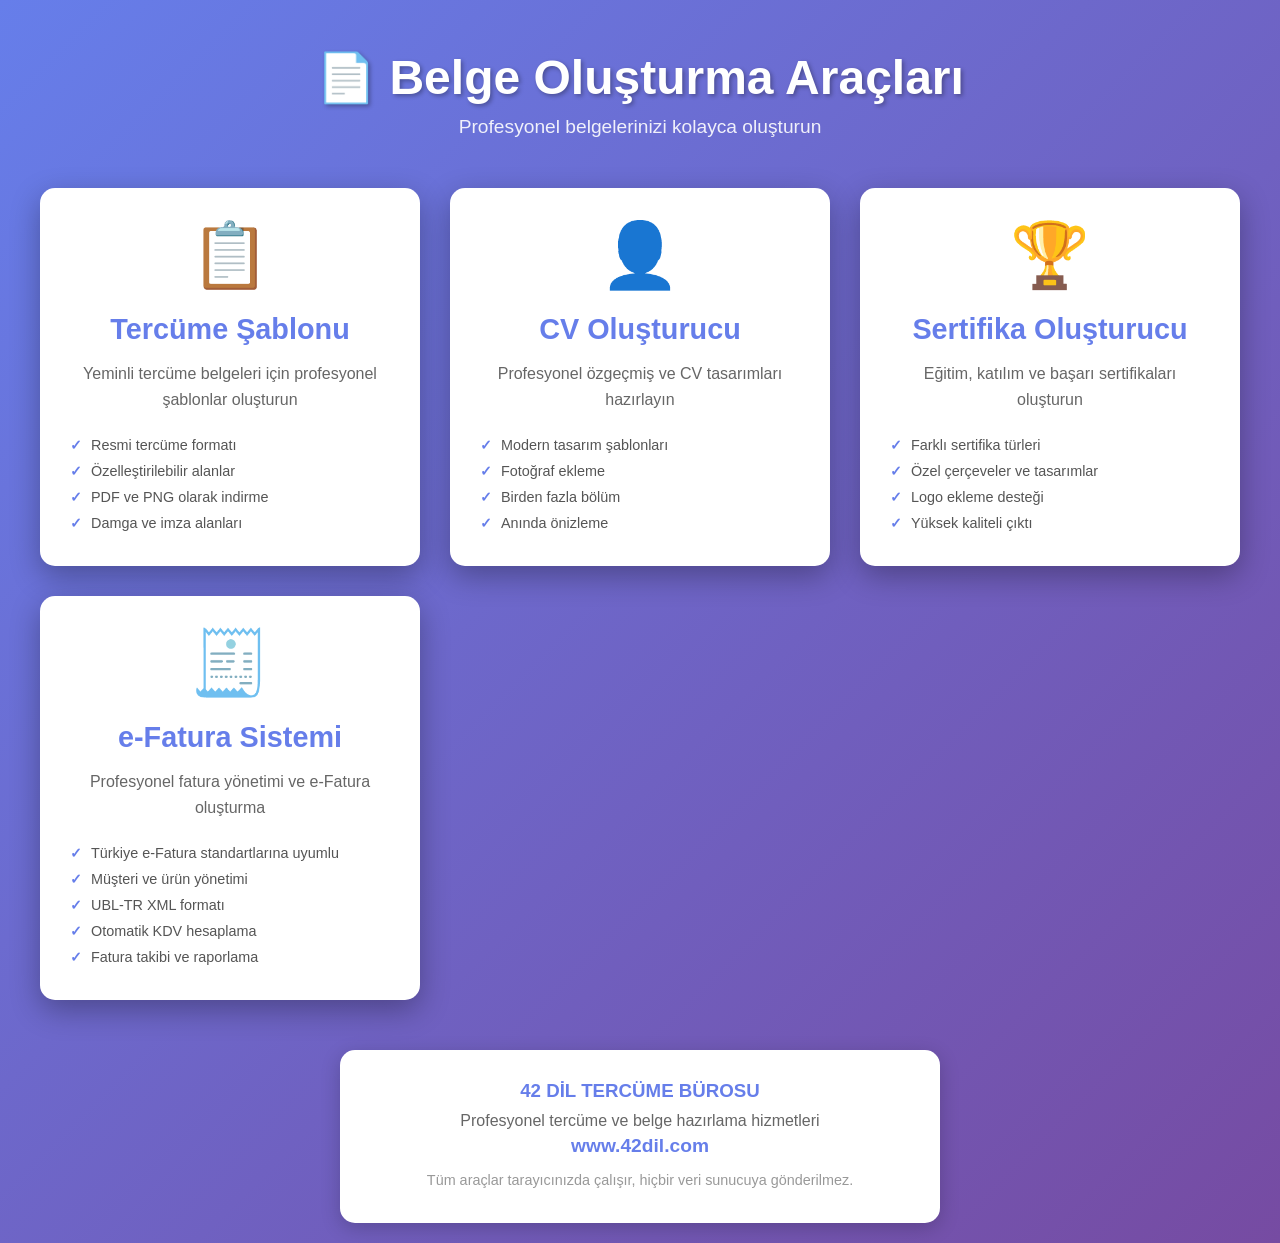
<file: index.html>
<!DOCTYPE html>
<html lang="tr">
<head>
    <meta charset="UTF-8">
    <meta name="viewport" content="width=device-width, initial-scale=1.0">
    <title>42 DİL Belge Oluşturma Araçları</title>
    <style>
        * {
            margin: 0;
            padding: 0;
            box-sizing: border-box;
        }

        body {
            font-family: 'Segoe UI', Tahoma, Geneva, Verdana, sans-serif;
            background: linear-gradient(135deg, #667eea 0%, #764ba2 100%);
            min-height: 100vh;
            display: flex;
            flex-direction: column;
            align-items: center;
            padding: 20px;
        }

        .header {
            text-align: center;
            color: white;
            margin-bottom: 50px;
            margin-top: 30px;
        }

        .header h1 {
            font-size: 3em;
            margin-bottom: 10px;
            text-shadow: 2px 2px 4px rgba(0,0,0,0.3);
        }

        .header p {
            font-size: 1.2em;
            opacity: 0.9;
        }

        .tools-container {
            display: grid;
            grid-template-columns: repeat(auto-fit, minmax(300px, 1fr));
            gap: 30px;
            max-width: 1200px;
            width: 100%;
            margin-bottom: 50px;
        }

        .tool-card {
            background: white;
            border-radius: 15px;
            padding: 30px;
            box-shadow: 0 10px 30px rgba(0,0,0,0.3);
            transition: transform 0.3s ease, box-shadow 0.3s ease;
            cursor: pointer;
            text-decoration: none;
            color: inherit;
            display: flex;
            flex-direction: column;
            align-items: center;
            text-align: center;
        }

        .tool-card:hover {
            transform: translateY(-10px);
            box-shadow: 0 15px 40px rgba(0,0,0,0.4);
        }

        .tool-icon {
            font-size: 4em;
            margin-bottom: 20px;
        }

        .tool-card h2 {
            color: #667eea;
            margin-bottom: 15px;
            font-size: 1.8em;
        }

        .tool-card p {
            color: #666;
            line-height: 1.6;
            margin-bottom: 20px;
        }

        .tool-features {
            list-style: none;
            text-align: left;
            width: 100%;
            margin-top: auto;
        }

        .tool-features li {
            padding: 5px 0;
            color: #555;
            font-size: 0.9em;
        }

        .tool-features li:before {
            content: "✓ ";
            color: #667eea;
            font-weight: bold;
            margin-right: 5px;
        }

        .footer {
            background: white;
            padding: 30px;
            border-radius: 15px;
            text-align: center;
            box-shadow: 0 5px 20px rgba(0,0,0,0.2);
            max-width: 600px;
            width: 100%;
        }

        .footer h3 {
            color: #667eea;
            margin-bottom: 10px;
        }

        .footer p {
            color: #666;
            margin: 5px 0;
        }

        .footer a {
            color: #667eea;
            text-decoration: none;
            font-weight: bold;
            font-size: 1.2em;
        }

        .footer a:hover {
            text-decoration: underline;
        }

        @media (max-width: 768px) {
            .header h1 {
                font-size: 2em;
            }

            .tools-container {
                grid-template-columns: 1fr;
            }
        }
    </style>
</head>
<body>
    <div class="header">
        <h1>📄 Belge Oluşturma Araçları</h1>
        <p>Profesyonel belgelerinizi kolayca oluşturun</p>
    </div>

    <div class="tools-container">
        <a href="translation-template/index.html" class="tool-card">
            <div class="tool-icon">📋</div>
            <h2>Tercüme Şablonu</h2>
            <p>Yeminli tercüme belgeleri için profesyonel şablonlar oluşturun</p>
            <ul class="tool-features">
                <li>Resmi tercüme formatı</li>
                <li>Özelleştirilebilir alanlar</li>
                <li>PDF ve PNG olarak indirme</li>
                <li>Damga ve imza alanları</li>
            </ul>
        </a>

        <a href="cv-generator/index.html" class="tool-card">
            <div class="tool-icon">👤</div>
            <h2>CV Oluşturucu</h2>
            <p>Profesyonel özgeçmiş ve CV tasarımları hazırlayın</p>
            <ul class="tool-features">
                <li>Modern tasarım şablonları</li>
                <li>Fotoğraf ekleme</li>
                <li>Birden fazla bölüm</li>
                <li>Anında önizleme</li>
            </ul>
        </a>

        <a href="certificate-generator/index.html" class="tool-card">
            <div class="tool-icon">🏆</div>
            <h2>Sertifika Oluşturucu</h2>
            <p>Eğitim, katılım ve başarı sertifikaları oluşturun</p>
            <ul class="tool-features">
                <li>Farklı sertifika türleri</li>
                <li>Özel çerçeveler ve tasarımlar</li>
                <li>Logo ekleme desteği</li>
                <li>Yüksek kaliteli çıktı</li>
            </ul>
        </a>

        <a href="e-fatura/index.html" class="tool-card">
            <div class="tool-icon">🧾</div>
            <h2>e-Fatura Sistemi</h2>
            <p>Profesyonel fatura yönetimi ve e-Fatura oluşturma</p>
            <ul class="tool-features">
                <li>Türkiye e-Fatura standartlarına uyumlu</li>
                <li>Müşteri ve ürün yönetimi</li>
                <li>UBL-TR XML formatı</li>
                <li>Otomatik KDV hesaplama</li>
                <li>Fatura takibi ve raporlama</li>
            </ul>
        </a>
    </div>

    <div class="footer">
        <h3>42 DİL TERCÜME BÜROSU</h3>
        <p>Profesyonel tercüme ve belge hazırlama hizmetleri</p>
        <p><a href="https://www.42dil.com" target="_blank">www.42dil.com</a></p>
        <p style="margin-top: 15px; font-size: 0.9em; color: #999;">
            Tüm araçlar tarayıcınızda çalışır, hiçbir veri sunucuya gönderilmez.
        </p>
    </div>
</body>
</html>
</file>
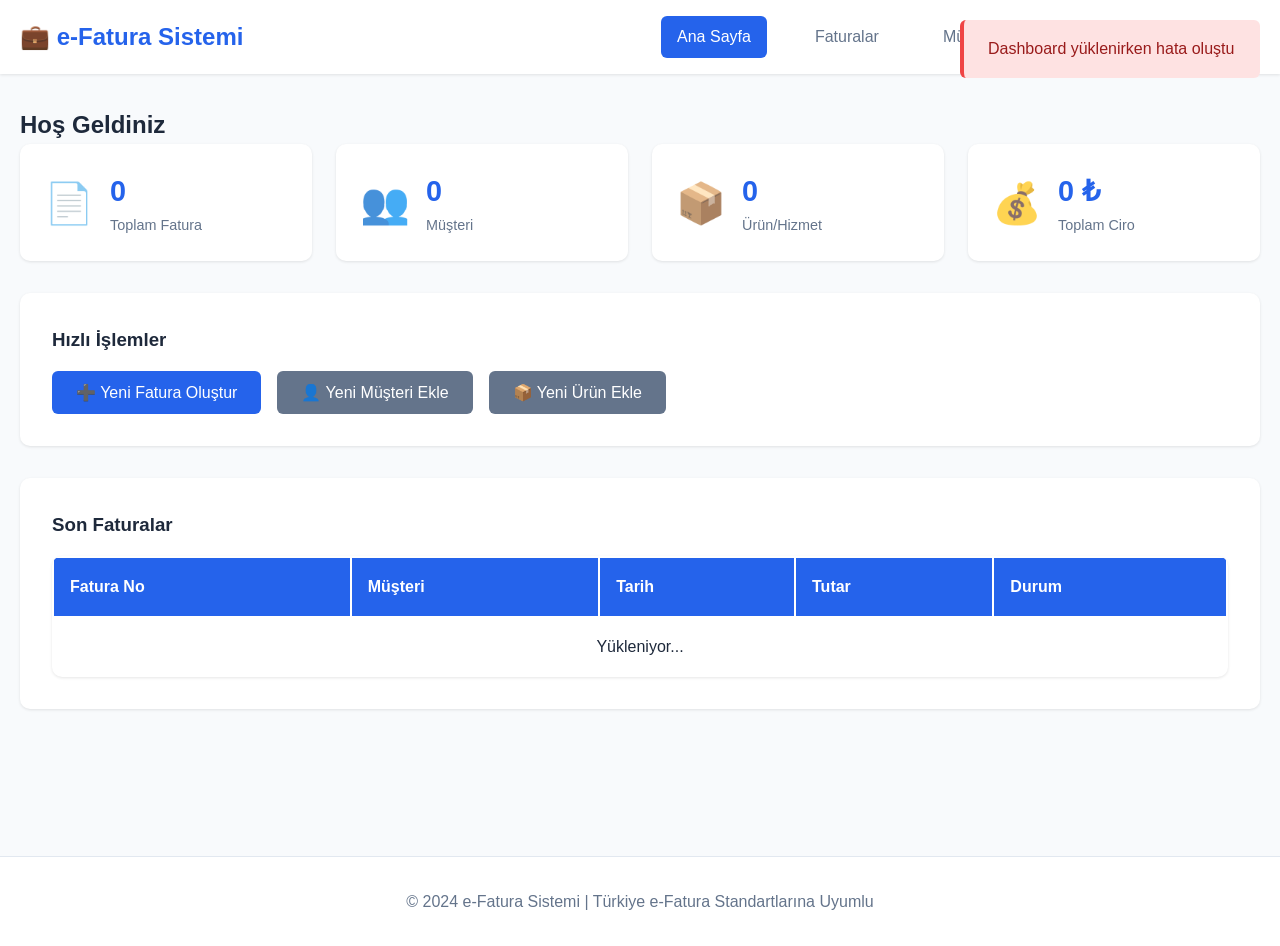
<file: e-fatura/index.html>
<!DOCTYPE html>
<html lang="tr">
<head>
    <meta charset="UTF-8">
    <meta name="viewport" content="width=device-width, initial-scale=1.0">
    <title>e-Fatura Sistemi - Profesyonel Fatura Yönetimi</title>
    <link rel="stylesheet" href="style.css">
</head>
<body>
    <!-- Header -->
    <header class="header">
        <div class="container">
            <div class="logo">
                <h1>💼 e-Fatura Sistemi</h1>
            </div>
            <nav class="nav">
                <a href="#" data-page="dashboard" class="nav-link active">Ana Sayfa</a>
                <a href="#" data-page="invoices" class="nav-link">Faturalar</a>
                <a href="#" data-page="customers" class="nav-link">Müşteriler</a>
                <a href="#" data-page="products" class="nav-link">Ürünler</a>
                <a href="#" data-page="settings" class="nav-link">Ayarlar</a>
            </nav>
        </div>
    </header>

    <!-- Main Content -->
    <main class="main-content">
        <div class="container">
            <!-- Dashboard Page -->
            <div id="dashboard" class="page active">
                <h2>Hoş Geldiniz</h2>
                <div class="stats-grid">
                    <div class="stat-card">
                        <div class="stat-icon">📄</div>
                        <div class="stat-info">
                            <div class="stat-value" id="totalInvoices">0</div>
                            <div class="stat-label">Toplam Fatura</div>
                        </div>
                    </div>
                    <div class="stat-card">
                        <div class="stat-icon">👥</div>
                        <div class="stat-info">
                            <div class="stat-value" id="totalCustomers">0</div>
                            <div class="stat-label">Müşteri</div>
                        </div>
                    </div>
                    <div class="stat-card">
                        <div class="stat-icon">📦</div>
                        <div class="stat-info">
                            <div class="stat-value" id="totalProducts">0</div>
                            <div class="stat-label">Ürün/Hizmet</div>
                        </div>
                    </div>
                    <div class="stat-card">
                        <div class="stat-icon">💰</div>
                        <div class="stat-info">
                            <div class="stat-value" id="totalRevenue">0 ₺</div>
                            <div class="stat-label">Toplam Ciro</div>
                        </div>
                    </div>
                </div>

                <div class="quick-actions">
                    <h3>Hızlı İşlemler</h3>
                    <div class="action-buttons">
                        <button class="btn btn-primary" onclick="showNewInvoiceForm()">
                            ➕ Yeni Fatura Oluştur
                        </button>
                        <button class="btn btn-secondary" onclick="changePage('customers')">
                            👤 Yeni Müşteri Ekle
                        </button>
                        <button class="btn btn-secondary" onclick="changePage('products')">
                            📦 Yeni Ürün Ekle
                        </button>
                    </div>
                </div>

                <div class="recent-invoices">
                    <h3>Son Faturalar</h3>
                    <table class="data-table" id="recentInvoicesTable">
                        <thead>
                            <tr>
                                <th>Fatura No</th>
                                <th>Müşteri</th>
                                <th>Tarih</th>
                                <th>Tutar</th>
                                <th>Durum</th>
                            </tr>
                        </thead>
                        <tbody>
                            <tr>
                                <td colspan="5" class="text-center">Yükleniyor...</td>
                            </tr>
                        </tbody>
                    </table>
                </div>
            </div>

            <!-- Invoices Page -->
            <div id="invoices" class="page">
                <div class="page-header">
                    <h2>Faturalar</h2>
                    <button class="btn btn-primary" onclick="showNewInvoiceForm()">➕ Yeni Fatura</button>
                </div>

                <div class="filters">
                    <input type="text" id="invoiceSearch" placeholder="Fatura ara..." class="search-input">
                    <select id="invoiceStatusFilter" class="filter-select">
                        <option value="">Tüm Durumlar</option>
                        <option value="draft">Taslak</option>
                        <option value="issued">Kesildi</option>
                        <option value="sent">Gönderildi</option>
                        <option value="cancelled">İptal</option>
                    </select>
                    <input type="date" id="dateFrom" class="filter-input" placeholder="Başlangıç">
                    <input type="date" id="dateTo" class="filter-input" placeholder="Bitiş">
                    <button class="btn btn-secondary" onclick="filterInvoices()">Filtrele</button>
                </div>

                <table class="data-table" id="invoicesTable">
                    <thead>
                        <tr>
                            <th>Fatura No</th>
                            <th>Müşteri</th>
                            <th>Tarih</th>
                            <th>Ara Toplam</th>
                            <th>KDV</th>
                            <th>Toplam</th>
                            <th>Durum</th>
                            <th>İşlemler</th>
                        </tr>
                    </thead>
                    <tbody>
                        <tr>
                            <td colspan="8" class="text-center">Yükleniyor...</td>
                        </tr>
                    </tbody>
                </table>
            </div>

            <!-- Customers Page -->
            <div id="customers" class="page">
                <div class="page-header">
                    <h2>Müşteriler</h2>
                    <button class="btn btn-primary" onclick="showCustomerForm()">➕ Yeni Müşteri</button>
                </div>

                <div class="filters">
                    <input type="text" id="customerSearch" placeholder="Müşteri ara..." class="search-input">
                    <button class="btn btn-secondary" onclick="loadCustomers()">Ara</button>
                </div>

                <table class="data-table" id="customersTable">
                    <thead>
                        <tr>
                            <th>Müşteri Adı</th>
                            <th>Tür</th>
                            <th>Vergi/TC No</th>
                            <th>Vergi Dairesi</th>
                            <th>Şehir</th>
                            <th>Telefon</th>
                            <th>İşlemler</th>
                        </tr>
                    </thead>
                    <tbody>
                        <tr>
                            <td colspan="7" class="text-center">Yükleniyor...</td>
                        </tr>
                    </tbody>
                </table>
            </div>

            <!-- Products Page -->
            <div id="products" class="page">
                <div class="page-header">
                    <h2>Ürün ve Hizmetler</h2>
                    <button class="btn btn-primary" onclick="showProductForm()">➕ Yeni Ürün</button>
                </div>

                <div class="filters">
                    <input type="text" id="productSearch" placeholder="Ürün ara..." class="search-input">
                    <select id="productTypeFilter" class="filter-select">
                        <option value="">Tümü</option>
                        <option value="product">Ürün</option>
                        <option value="service">Hizmet</option>
                    </select>
                    <button class="btn btn-secondary" onclick="loadProducts()">Ara</button>
                </div>

                <table class="data-table" id="productsTable">
                    <thead>
                        <tr>
                            <th>Ürün Kodu</th>
                            <th>Ürün Adı</th>
                            <th>Tür</th>
                            <th>Birim</th>
                            <th>Birim Fiyat</th>
                            <th>KDV %</th>
                            <th>Durum</th>
                            <th>İşlemler</th>
                        </tr>
                    </thead>
                    <tbody>
                        <tr>
                            <td colspan="8" class="text-center">Yükleniyor...</td>
                        </tr>
                    </tbody>
                </table>
            </div>

            <!-- Settings Page -->
            <div id="settings" class="page">
                <h2>Sistem Ayarları</h2>
                <div class="settings-grid">
                    <div class="settings-card">
                        <h3>Şirket Bilgileri</h3>
                        <p>Faturalarda görünecek şirket bilgilerinizi güncelleyin.</p>
                        <button class="btn btn-secondary">Düzenle</button>
                    </div>
                    <div class="settings-card">
                        <h3>Fatura Ayarları</h3>
                        <p>Fatura numarası formatı ve varsayılan değerler.</p>
                        <button class="btn btn-secondary">Düzenle</button>
                    </div>
                    <div class="settings-card">
                        <h3>e-Fatura Entegrasyonu</h3>
                        <p>GIB e-Fatura sistemi bağlantı ayarları.</p>
                        <button class="btn btn-secondary">Yapılandır</button>
                    </div>
                    <div class="settings-card">
                        <h3>Veritabanı</h3>
                        <p>Veritabanı yedekleme ve geri yükleme.</p>
                        <button class="btn btn-secondary">Yönet</button>
                    </div>
                </div>
            </div>
        </div>
    </main>

    <!-- Modal Container -->
    <div id="modalContainer"></div>

    <!-- Footer -->
    <footer class="footer">
        <div class="container">
            <p>&copy; 2024 e-Fatura Sistemi | Türkiye e-Fatura Standartlarına Uyumlu</p>
        </div>
    </footer>

    <script src="app.js"></script>
</body>
</html>
</file>
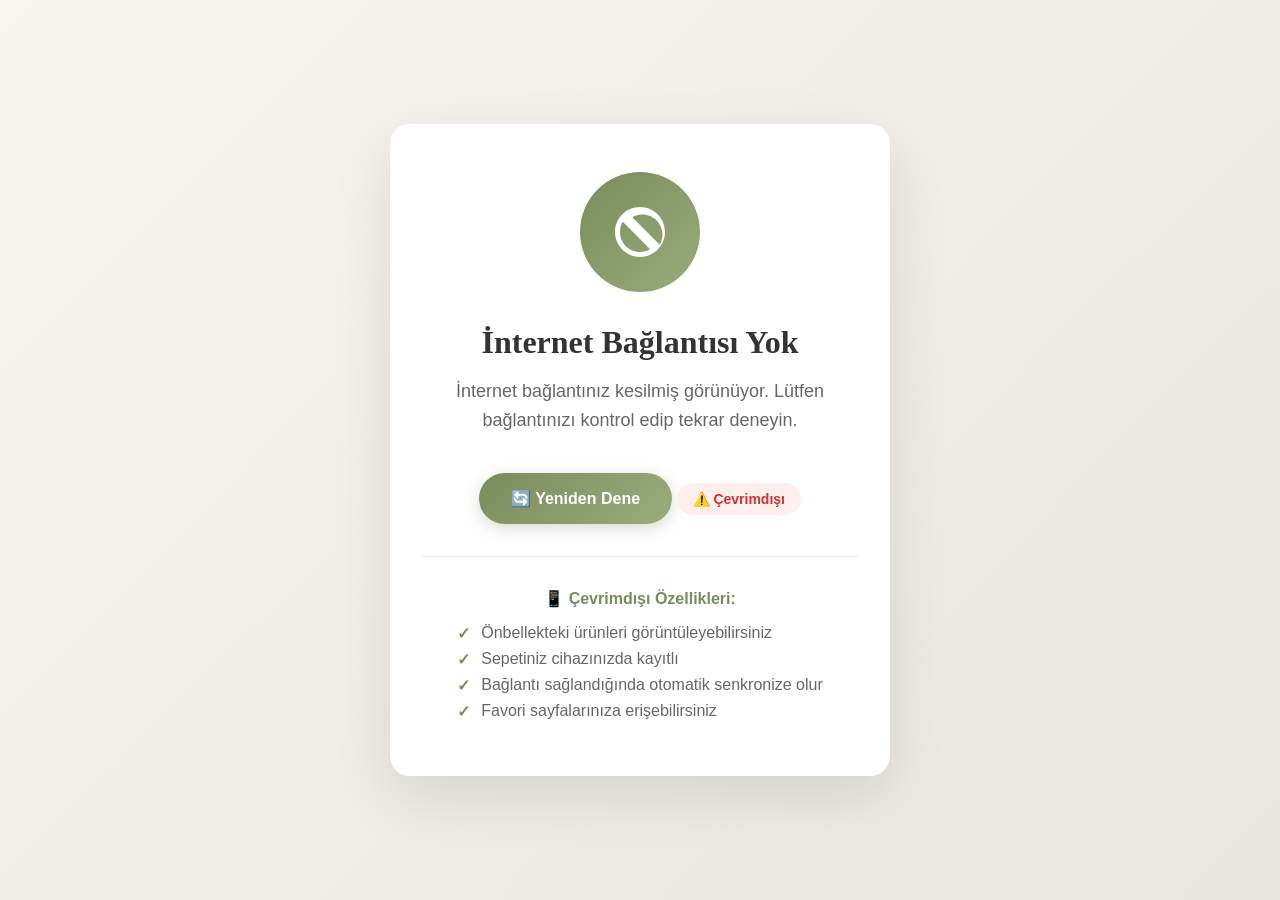
<file: minalia-perfume/public/offline.html>
<!DOCTYPE html>
<html lang="tr">
<head>
    <meta charset="UTF-8">
    <meta name="viewport" content="width=device-width, initial-scale=1.0">
    <meta name="theme-color" content="#7A8B5C">
    <title>Çevrimdışı - MINALIA</title>
    <style>
        * {
            margin: 0;
            padding: 0;
            box-sizing: border-box;
        }

        body {
            font-family: 'Montserrat', -apple-system, BlinkMacSystemFont, 'Segoe UI', sans-serif;
            background: linear-gradient(135deg, #F8F5F0 0%, #E8E5E0 100%);
            min-height: 100vh;
            display: flex;
            align-items: center;
            justify-content: center;
            padding: 2rem;
        }

        .offline-container {
            text-align: center;
            max-width: 500px;
            background: white;
            padding: 3rem 2rem;
            border-radius: 20px;
            box-shadow: 0 20px 60px rgba(0, 0, 0, 0.1);
        }

        .offline-icon {
            width: 120px;
            height: 120px;
            margin: 0 auto 2rem;
            background: linear-gradient(135deg, #7A8B5C, #9AAB7C);
            border-radius: 50%;
            display: flex;
            align-items: center;
            justify-content: center;
            animation: pulse 2s ease-in-out infinite;
        }

        .offline-icon svg {
            width: 60px;
            height: 60px;
            fill: white;
        }

        @keyframes pulse {
            0%, 100% {
                transform: scale(1);
                opacity: 1;
            }
            50% {
                transform: scale(1.05);
                opacity: 0.8;
            }
        }

        h1 {
            font-family: 'Playfair Display', serif;
            font-size: 2rem;
            color: #333;
            margin-bottom: 1rem;
        }

        p {
            font-size: 1.125rem;
            color: #666;
            line-height: 1.6;
            margin-bottom: 2rem;
        }

        .retry-button {
            display: inline-block;
            background: linear-gradient(135deg, #7A8B5C, #9AAB7C);
            color: white;
            padding: 1rem 2rem;
            border-radius: 50px;
            text-decoration: none;
            font-weight: 600;
            font-size: 1rem;
            cursor: pointer;
            border: none;
            transition: all 0.3s ease;
            box-shadow: 0 4px 15px rgba(122, 139, 92, 0.3);
        }

        .retry-button:hover {
            transform: translateY(-2px);
            box-shadow: 0 6px 20px rgba(122, 139, 92, 0.4);
        }

        .offline-tips {
            margin-top: 2rem;
            padding-top: 2rem;
            border-top: 1px solid #eee;
        }

        .offline-tips h3 {
            font-size: 1rem;
            color: #7A8B5C;
            margin-bottom: 1rem;
        }

        .offline-tips ul {
            list-style: none;
            text-align: left;
            display: inline-block;
        }

        .offline-tips li {
            color: #666;
            margin-bottom: 0.5rem;
            padding-left: 1.5rem;
            position: relative;
        }

        .offline-tips li:before {
            content: "✓";
            position: absolute;
            left: 0;
            color: #7A8B5C;
            font-weight: bold;
        }

        .connection-status {
            display: inline-block;
            padding: 0.5rem 1rem;
            border-radius: 50px;
            font-size: 0.875rem;
            font-weight: 600;
            margin-top: 1rem;
        }

        .connection-status.offline {
            background: #FEE;
            color: #C33;
        }

        .connection-status.online {
            background: #EFE;
            color: #3C3;
        }

        @media (max-width: 600px) {
            .offline-container {
                padding: 2rem 1.5rem;
            }

            h1 {
                font-size: 1.75rem;
            }

            p {
                font-size: 1rem;
            }
        }
    </style>
</head>
<body>
    <div class="offline-container">
        <div class="offline-icon">
            <svg xmlns="http://www.w3.org/2000/svg" viewBox="0 0 24 24">
                <path d="M12 2C6.48 2 2 6.48 2 12s4.48 10 10 10 10-4.48 10-10S17.52 2 12 2zm0 18c-4.41 0-8-3.59-8-8 0-1.48.41-2.86 1.12-4.06l10.94 10.94C14.86 19.59 13.48 20 12 20zm6.88-3.94L8.94 6.12C10.14 5.41 11.52 5 13 5c4.41 0 8 3.59 8 8 0 1.48-.41 2.86-1.12 4.06z"/>
            </svg>
        </div>

        <h1>İnternet Bağlantısı Yok</h1>
        <p>İnternet bağlantınız kesilmiş görünüyor. Lütfen bağlantınızı kontrol edip tekrar deneyin.</p>

        <button class="retry-button" onclick="window.location.reload()">
            🔄 Yeniden Dene
        </button>

        <div class="connection-status offline" id="status">
            ⚠️ Çevrimdışı
        </div>

        <div class="offline-tips">
            <h3>📱 Çevrimdışı Özellikleri:</h3>
            <ul>
                <li>Önbellekteki ürünleri görüntüleyebilirsiniz</li>
                <li>Sepetiniz cihazınızda kayıtlı</li>
                <li>Bağlantı sağlandığında otomatik senkronize olur</li>
                <li>Favori sayfalarınıza erişebilirsiniz</li>
            </ul>
        </div>
    </div>

    <script>
        // Auto-retry when online
        window.addEventListener('online', () => {
            document.getElementById('status').className = 'connection-status online';
            document.getElementById('status').textContent = '✅ Çevrimiçi - Yönlendiriliyor...';
            setTimeout(() => {
                window.location.reload();
            }, 1000);
        });

        window.addEventListener('offline', () => {
            document.getElementById('status').className = 'connection-status offline';
            document.getElementById('status').textContent = '⚠️ Çevrimdışı';
        });

        // Check connection status periodically
        setInterval(() => {
            fetch('/manifest.json', { method: 'HEAD', cache: 'no-store' })
                .then(() => {
                    if (!navigator.onLine) {
                        window.location.reload();
                    }
                })
                .catch(() => {
                    // Still offline
                });
        }, 5000);
    </script>
</body>
</html>
</file>
<file: e-fatura/style.css>
/* e-Fatura Sistemi - Modern & Profesyonel Tasarım */

* {
    margin: 0;
    padding: 0;
    box-sizing: border-box;
}

:root {
    --primary-color: #2563eb;
    --secondary-color: #64748b;
    --success-color: #10b981;
    --warning-color: #f59e0b;
    --danger-color: #ef4444;
    --dark-color: #1e293b;
    --light-color: #f8fafc;
    --border-color: #e2e8f0;
    --shadow: 0 1px 3px rgba(0, 0, 0, 0.1);
    --shadow-lg: 0 10px 25px rgba(0, 0, 0, 0.15);
}

body {
    font-family: 'Segoe UI', Tahoma, Geneva, Verdana, sans-serif;
    background-color: var(--light-color);
    color: var(--dark-color);
    line-height: 1.6;
}

.container {
    max-width: 1400px;
    margin: 0 auto;
    padding: 0 20px;
}

/* Header */
.header {
    background: white;
    box-shadow: var(--shadow);
    position: sticky;
    top: 0;
    z-index: 100;
}

.header .container {
    display: flex;
    justify-content: space-between;
    align-items: center;
    padding: 1rem 20px;
}

.logo h1 {
    font-size: 1.5rem;
    color: var(--primary-color);
    font-weight: 600;
}

.nav {
    display: flex;
    gap: 2rem;
}

.nav-link {
    text-decoration: none;
    color: var(--secondary-color);
    font-weight: 500;
    padding: 0.5rem 1rem;
    border-radius: 6px;
    transition: all 0.3s ease;
}

.nav-link:hover,
.nav-link.active {
    background: var(--primary-color);
    color: white;
}

/* Main Content */
.main-content {
    min-height: calc(100vh - 150px);
    padding: 2rem 0;
}

.page {
    display: none;
}

.page.active {
    display: block;
    animation: fadeIn 0.3s ease;
}

@keyframes fadeIn {
    from { opacity: 0; transform: translateY(10px); }
    to { opacity: 1; transform: translateY(0); }
}

.page-header {
    display: flex;
    justify-content: space-between;
    align-items: center;
    margin-bottom: 2rem;
}

.page-header h2 {
    font-size: 2rem;
    color: var(--dark-color);
}

/* Stats Grid */
.stats-grid {
    display: grid;
    grid-template-columns: repeat(auto-fit, minmax(250px, 1fr));
    gap: 1.5rem;
    margin-bottom: 2rem;
}

.stat-card {
    background: white;
    padding: 1.5rem;
    border-radius: 10px;
    box-shadow: var(--shadow);
    display: flex;
    align-items: center;
    gap: 1rem;
    transition: transform 0.3s ease, box-shadow 0.3s ease;
}

.stat-card:hover {
    transform: translateY(-5px);
    box-shadow: var(--shadow-lg);
}

.stat-icon {
    font-size: 2.5rem;
    opacity: 0.8;
}

.stat-value {
    font-size: 1.8rem;
    font-weight: 700;
    color: var(--primary-color);
}

.stat-label {
    color: var(--secondary-color);
    font-size: 0.9rem;
}

/* Quick Actions */
.quick-actions {
    background: white;
    padding: 2rem;
    border-radius: 10px;
    box-shadow: var(--shadow);
    margin-bottom: 2rem;
}

.quick-actions h3 {
    margin-bottom: 1rem;
    color: var(--dark-color);
}

.action-buttons {
    display: flex;
    gap: 1rem;
    flex-wrap: wrap;
}

/* Buttons */
.btn {
    padding: 0.75rem 1.5rem;
    border: none;
    border-radius: 6px;
    font-size: 1rem;
    font-weight: 500;
    cursor: pointer;
    transition: all 0.3s ease;
    display: inline-flex;
    align-items: center;
    gap: 0.5rem;
}

.btn-primary {
    background: var(--primary-color);
    color: white;
}

.btn-primary:hover {
    background: #1d4ed8;
    transform: translateY(-2px);
    box-shadow: var(--shadow);
}

.btn-secondary {
    background: var(--secondary-color);
    color: white;
}

.btn-secondary:hover {
    background: #475569;
}

.btn-success {
    background: var(--success-color);
    color: white;
}

.btn-warning {
    background: var(--warning-color);
    color: white;
}

.btn-danger {
    background: var(--danger-color);
    color: white;
}

.btn-small {
    padding: 0.4rem 0.8rem;
    font-size: 0.85rem;
}

/* Data Tables */
.data-table {
    width: 100%;
    background: white;
    border-radius: 10px;
    overflow: hidden;
    box-shadow: var(--shadow);
}

.data-table thead {
    background: var(--primary-color);
    color: white;
}

.data-table th,
.data-table td {
    padding: 1rem;
    text-align: left;
}

.data-table tbody tr {
    border-bottom: 1px solid var(--border-color);
    transition: background 0.2s ease;
}

.data-table tbody tr:hover {
    background: var(--light-color);
}

.data-table tbody tr:last-child {
    border-bottom: none;
}

.text-center {
    text-align: center !important;
}

.text-right {
    text-align: right !important;
}

/* Filters */
.filters {
    display: flex;
    gap: 1rem;
    margin-bottom: 1.5rem;
    flex-wrap: wrap;
}

.search-input,
.filter-input,
.filter-select {
    padding: 0.75rem;
    border: 1px solid var(--border-color);
    border-radius: 6px;
    font-size: 1rem;
    flex: 1;
    min-width: 200px;
}

.search-input:focus,
.filter-input:focus,
.filter-select:focus {
    outline: none;
    border-color: var(--primary-color);
    box-shadow: 0 0 0 3px rgba(37, 99, 235, 0.1);
}

/* Status Badges */
.badge {
    display: inline-block;
    padding: 0.25rem 0.75rem;
    border-radius: 20px;
    font-size: 0.85rem;
    font-weight: 500;
}

.badge-draft {
    background: #e2e8f0;
    color: #475569;
}

.badge-issued {
    background: #dbeafe;
    color: #1e40af;
}

.badge-sent {
    background: #d1fae5;
    color: #065f46;
}

.badge-cancelled {
    background: #fee2e2;
    color: #991b1b;
}

/* Recent Invoices */
.recent-invoices {
    background: white;
    padding: 2rem;
    border-radius: 10px;
    box-shadow: var(--shadow);
}

.recent-invoices h3 {
    margin-bottom: 1rem;
    color: var(--dark-color);
}

/* Settings Grid */
.settings-grid {
    display: grid;
    grid-template-columns: repeat(auto-fit, minmax(300px, 1fr));
    gap: 1.5rem;
}

.settings-card {
    background: white;
    padding: 2rem;
    border-radius: 10px;
    box-shadow: var(--shadow);
}

.settings-card h3 {
    color: var(--primary-color);
    margin-bottom: 1rem;
}

.settings-card p {
    color: var(--secondary-color);
    margin-bottom: 1.5rem;
}

/* Modal */
.modal {
    display: none;
    position: fixed;
    top: 0;
    left: 0;
    width: 100%;
    height: 100%;
    background: rgba(0, 0, 0, 0.5);
    z-index: 1000;
    animation: fadeIn 0.3s ease;
}

.modal.active {
    display: flex;
    align-items: center;
    justify-content: center;
    padding: 2rem;
}

.modal-content {
    background: white;
    border-radius: 10px;
    max-width: 900px;
    width: 100%;
    max-height: 90vh;
    overflow-y: auto;
    box-shadow: var(--shadow-lg);
}

.modal-header {
    padding: 1.5rem;
    border-bottom: 1px solid var(--border-color);
    display: flex;
    justify-content: space-between;
    align-items: center;
}

.modal-header h3 {
    color: var(--dark-color);
}

.modal-close {
    background: none;
    border: none;
    font-size: 1.5rem;
    cursor: pointer;
    color: var(--secondary-color);
}

.modal-body {
    padding: 2rem;
}

.modal-footer {
    padding: 1.5rem;
    border-top: 1px solid var(--border-color);
    display: flex;
    justify-content: flex-end;
    gap: 1rem;
}

/* Forms */
.form-grid {
    display: grid;
    grid-template-columns: repeat(auto-fit, minmax(250px, 1fr));
    gap: 1.5rem;
    margin-bottom: 1.5rem;
}

.form-group {
    display: flex;
    flex-direction: column;
    gap: 0.5rem;
}

.form-group label {
    font-weight: 500;
    color: var(--dark-color);
}

.form-group input,
.form-group select,
.form-group textarea {
    padding: 0.75rem;
    border: 1px solid var(--border-color);
    border-radius: 6px;
    font-size: 1rem;
    font-family: inherit;
}

.form-group input:focus,
.form-group select:focus,
.form-group textarea:focus {
    outline: none;
    border-color: var(--primary-color);
    box-shadow: 0 0 0 3px rgba(37, 99, 235, 0.1);
}

.form-group textarea {
    resize: vertical;
    min-height: 100px;
}

/* Invoice Items Table */
.invoice-items-table {
    width: 100%;
    border-collapse: collapse;
    margin: 1.5rem 0;
}

.invoice-items-table th,
.invoice-items-table td {
    padding: 0.75rem;
    border: 1px solid var(--border-color);
    text-align: left;
}

.invoice-items-table thead {
    background: var(--light-color);
}

.invoice-items-table input {
    width: 100%;
    padding: 0.5rem;
    border: 1px solid var(--border-color);
    border-radius: 4px;
}

/* Footer */
.footer {
    background: white;
    padding: 2rem 0;
    text-align: center;
    color: var(--secondary-color);
    border-top: 1px solid var(--border-color);
    margin-top: 2rem;
}

/* Alerts */
.alert {
    padding: 1rem 1.5rem;
    border-radius: 6px;
    margin-bottom: 1rem;
}

.alert-success {
    background: #d1fae5;
    color: #065f46;
    border-left: 4px solid #10b981;
}

.alert-error {
    background: #fee2e2;
    color: #991b1b;
    border-left: 4px solid #ef4444;
}

.alert-warning {
    background: #fef3c7;
    color: #92400e;
    border-left: 4px solid #f59e0b;
}

.alert-info {
    background: #dbeafe;
    color: #1e40af;
    border-left: 4px solid #2563eb;
}

/* Loading Spinner */
.loading {
    display: inline-block;
    width: 20px;
    height: 20px;
    border: 3px solid rgba(255, 255, 255, 0.3);
    border-radius: 50%;
    border-top-color: white;
    animation: spin 1s ease-in-out infinite;
}

@keyframes spin {
    to { transform: rotate(360deg); }
}

/* Responsive */
@media (max-width: 768px) {
    .header .container {
        flex-direction: column;
        gap: 1rem;
    }

    .nav {
        flex-wrap: wrap;
        justify-content: center;
        gap: 0.5rem;
    }

    .page-header {
        flex-direction: column;
        align-items: flex-start;
        gap: 1rem;
    }

    .stats-grid {
        grid-template-columns: 1fr;
    }

    .filters {
        flex-direction: column;
    }

    .data-table {
        font-size: 0.9rem;
    }

    .data-table th,
    .data-table td {
        padding: 0.5rem;
    }
}

/* Print Styles */
@media print {
    .header,
    .nav,
    .filters,
    .page-header button,
    .btn,
    .footer {
        display: none !important;
    }

    .main-content {
        padding: 0;
    }

    .data-table {
        box-shadow: none;
    }
}
</file>
